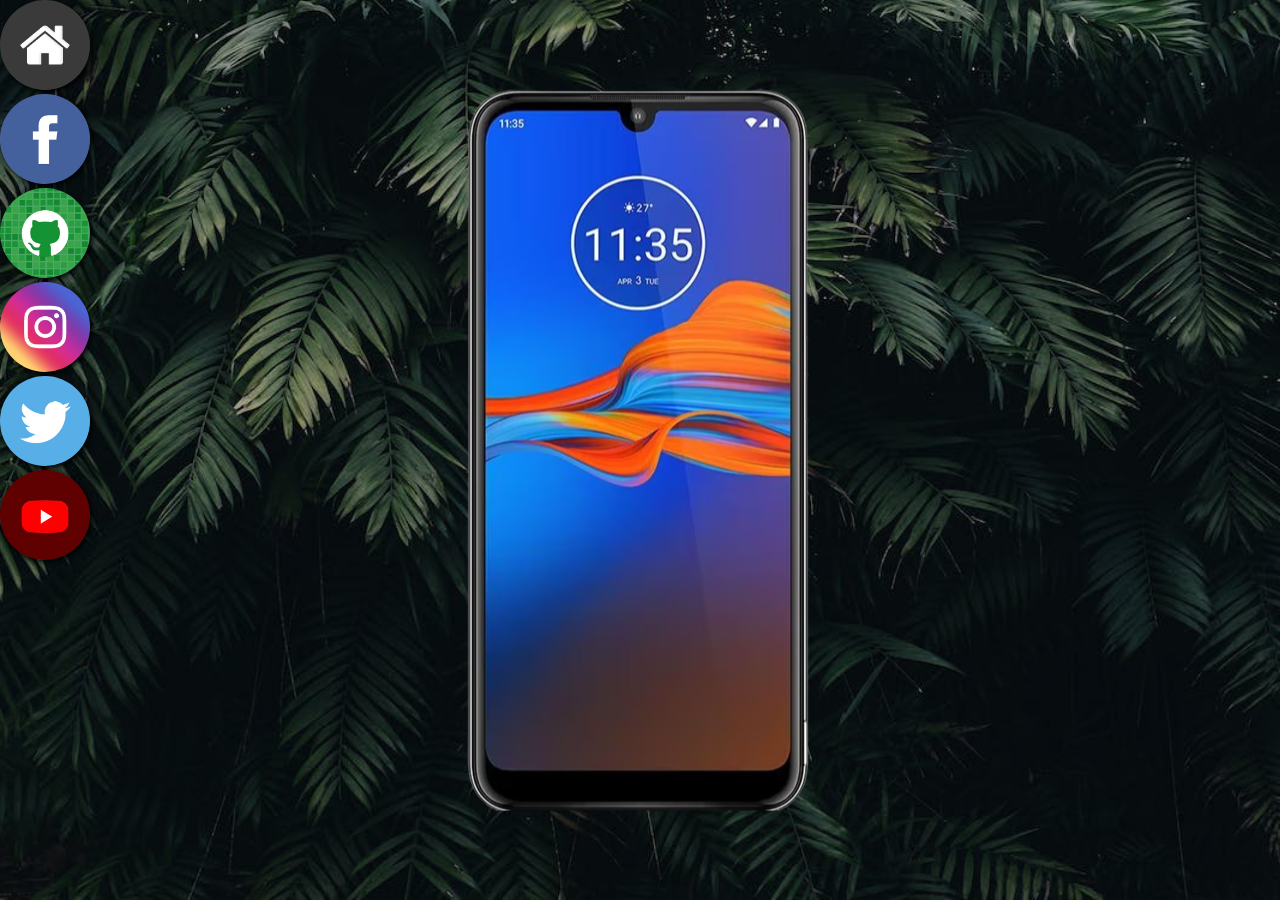
<file: index.html>
<!DOCTYPE html>
<html lang="pt-br">
<head>
    <meta charset="UTF-8">
    <meta name="viewport" content="width=device-width, initial-scale=1.0">
    <title>Index</title>
    <link rel="stylesheet" href="estilo/estilo.css">
    </head>
<body>
    <main>
        <section id="telefone">
            <iframe src="" name="tela" id="tela" frameborder="0"></iframe>
        </section>

        <section id="redes-sociais">
            <a href="home.html" target="tela"><img src="imagens/logo-home - Copia.jpg" alt="Home"></a><br>

            <a href="face.html" target="tela"><img src="imagens/logo-facebook - Copia.jpg" alt="Face"></a><br>

            <a href="github.html" target="tela"><img src="imagens/logo-github - Copia.jpg" alt="Github"></a><br>

            <a href="insta.html" target="tela"><img src="imagens/logo-instagram - Copia.jpg" alt="Instagram"></a><br>

            <a href="twitter.html" target="tela"><img src="imagens/logo-twitter.jpg" alt="Twitter"></a><br>

            <a href="youtube.html" target="tela"><img src="imagens/logo-youtube.jpg" alt="Youtube"></a><br>
        </section>

    </main>

</body>
</html>
</file>
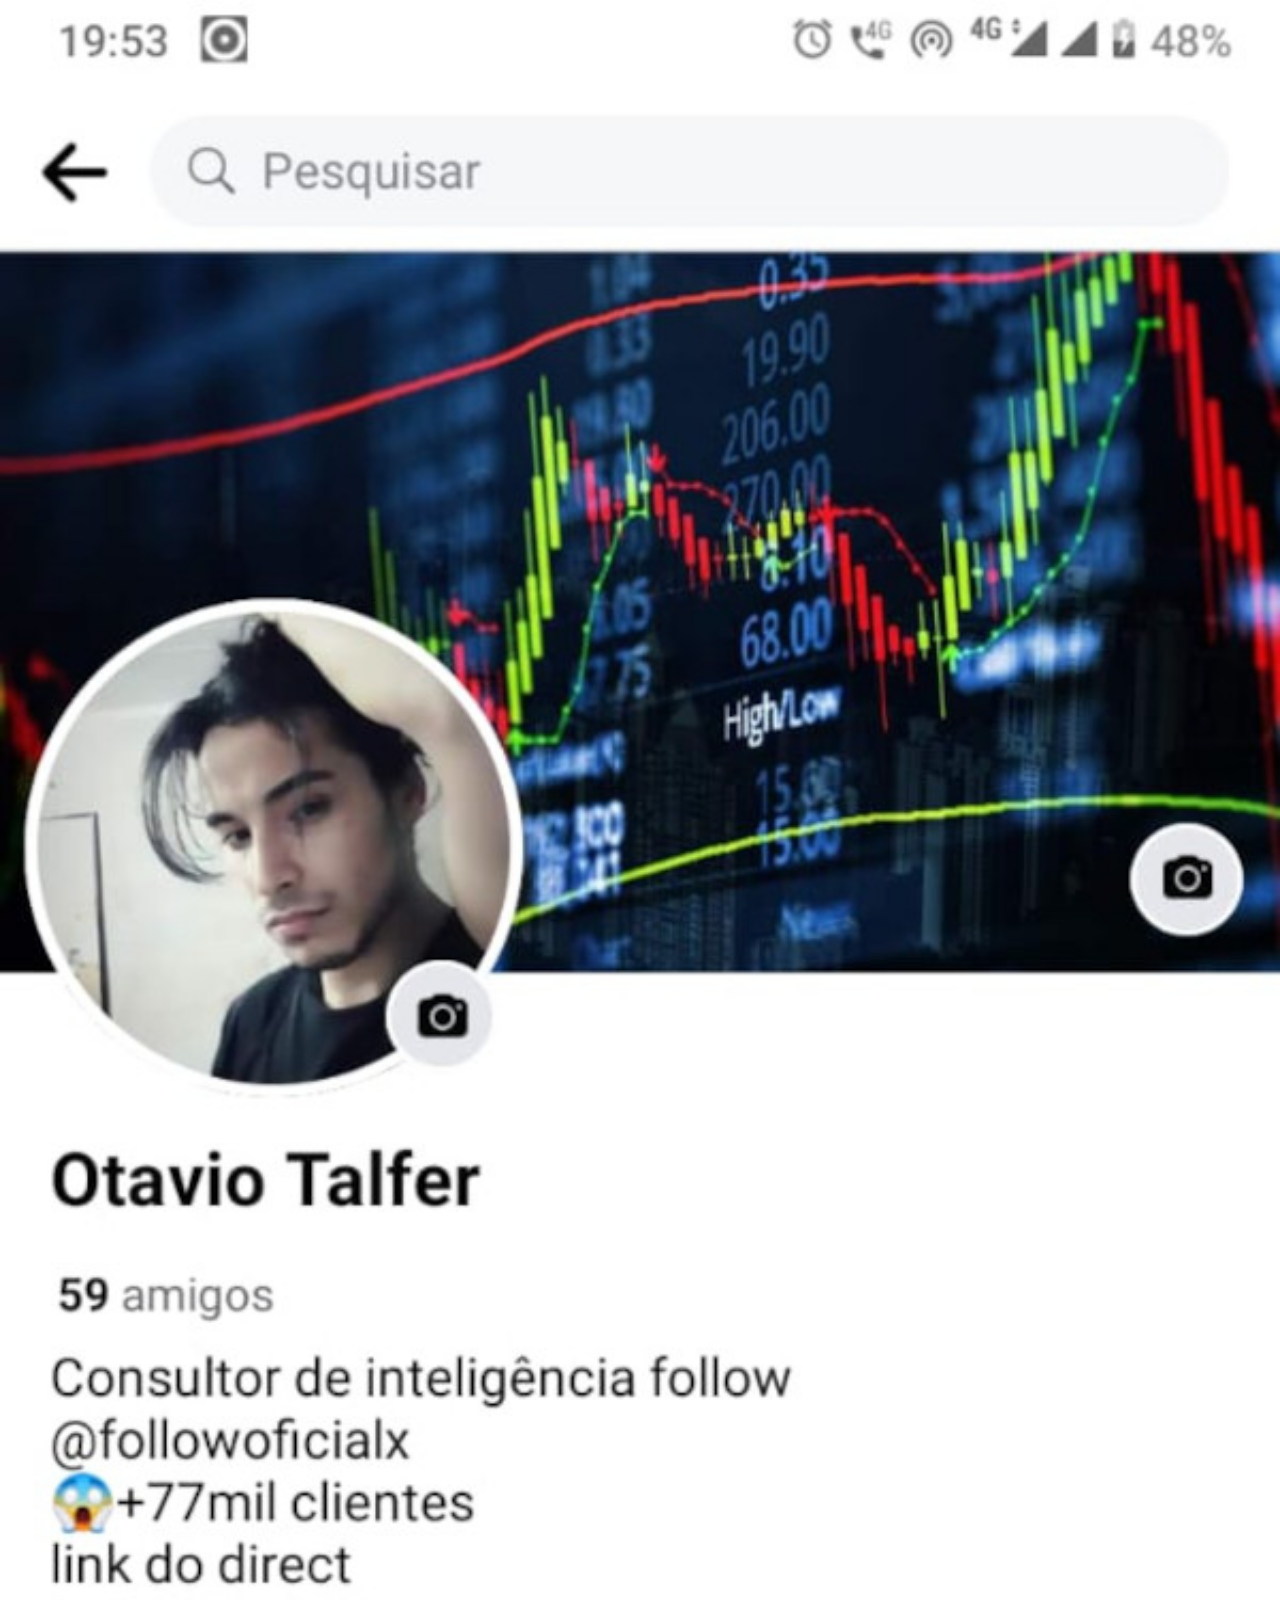
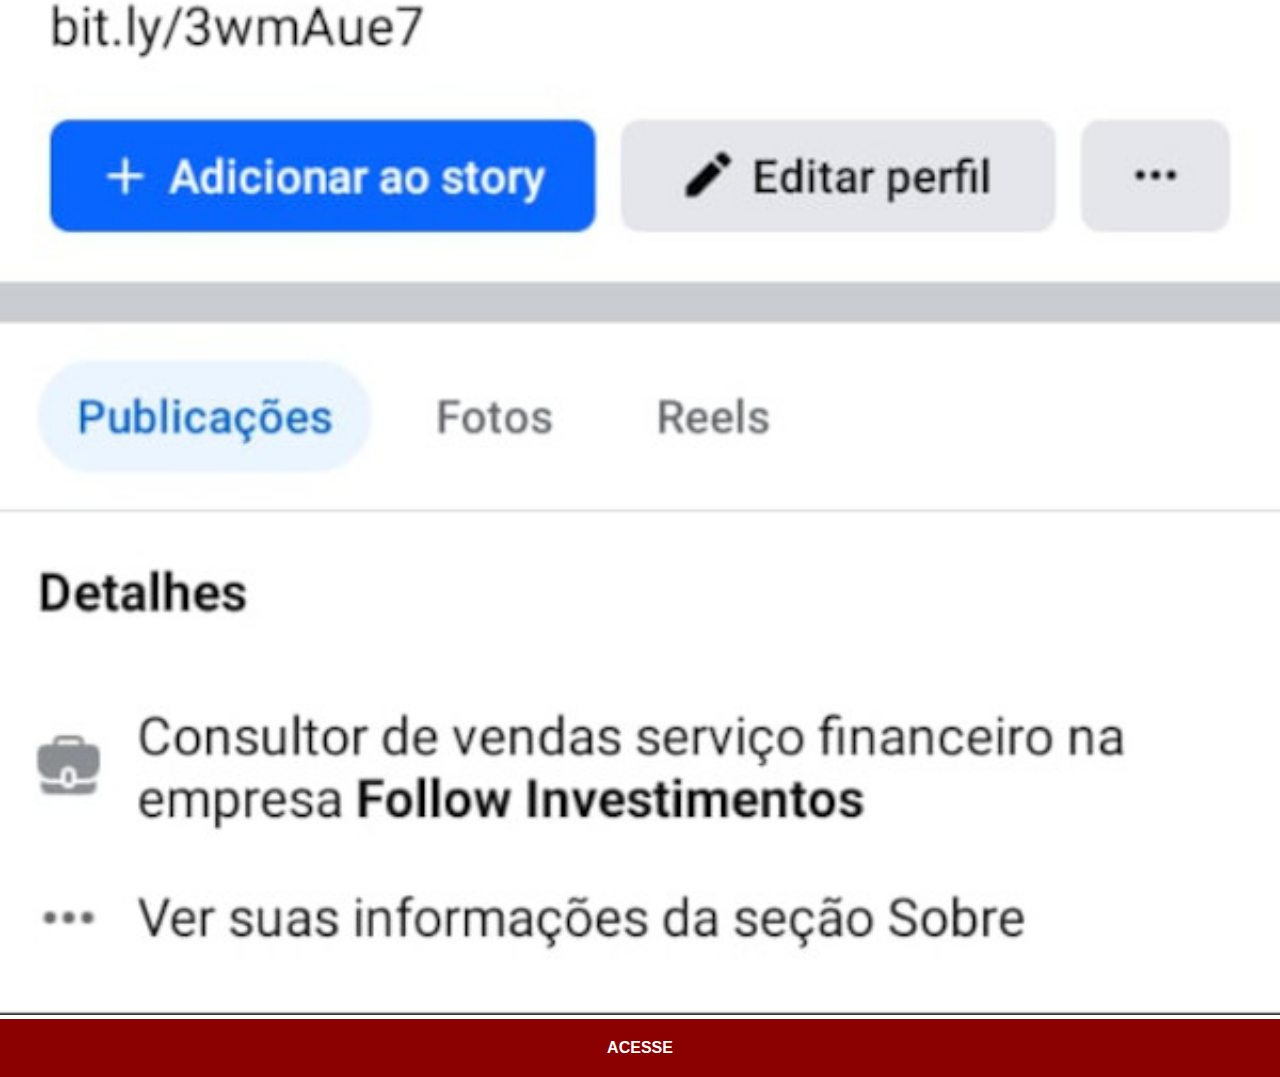
<file: face.html>
<!DOCTYPE html>
<html lang="pt-br">
<head>
    <meta charset="UTF-8">
    <meta name="viewport" content="width=device-width, initial-scale=1.0">
    <title>face</title>
    <link rel="stylesheet" href="estilo/social02.css">
</head>
<body>
    <img src="imagens/tela-face.jpg" alt="Face">
    <a href="#">ACESSE</a>
</body>
</html>
</file>
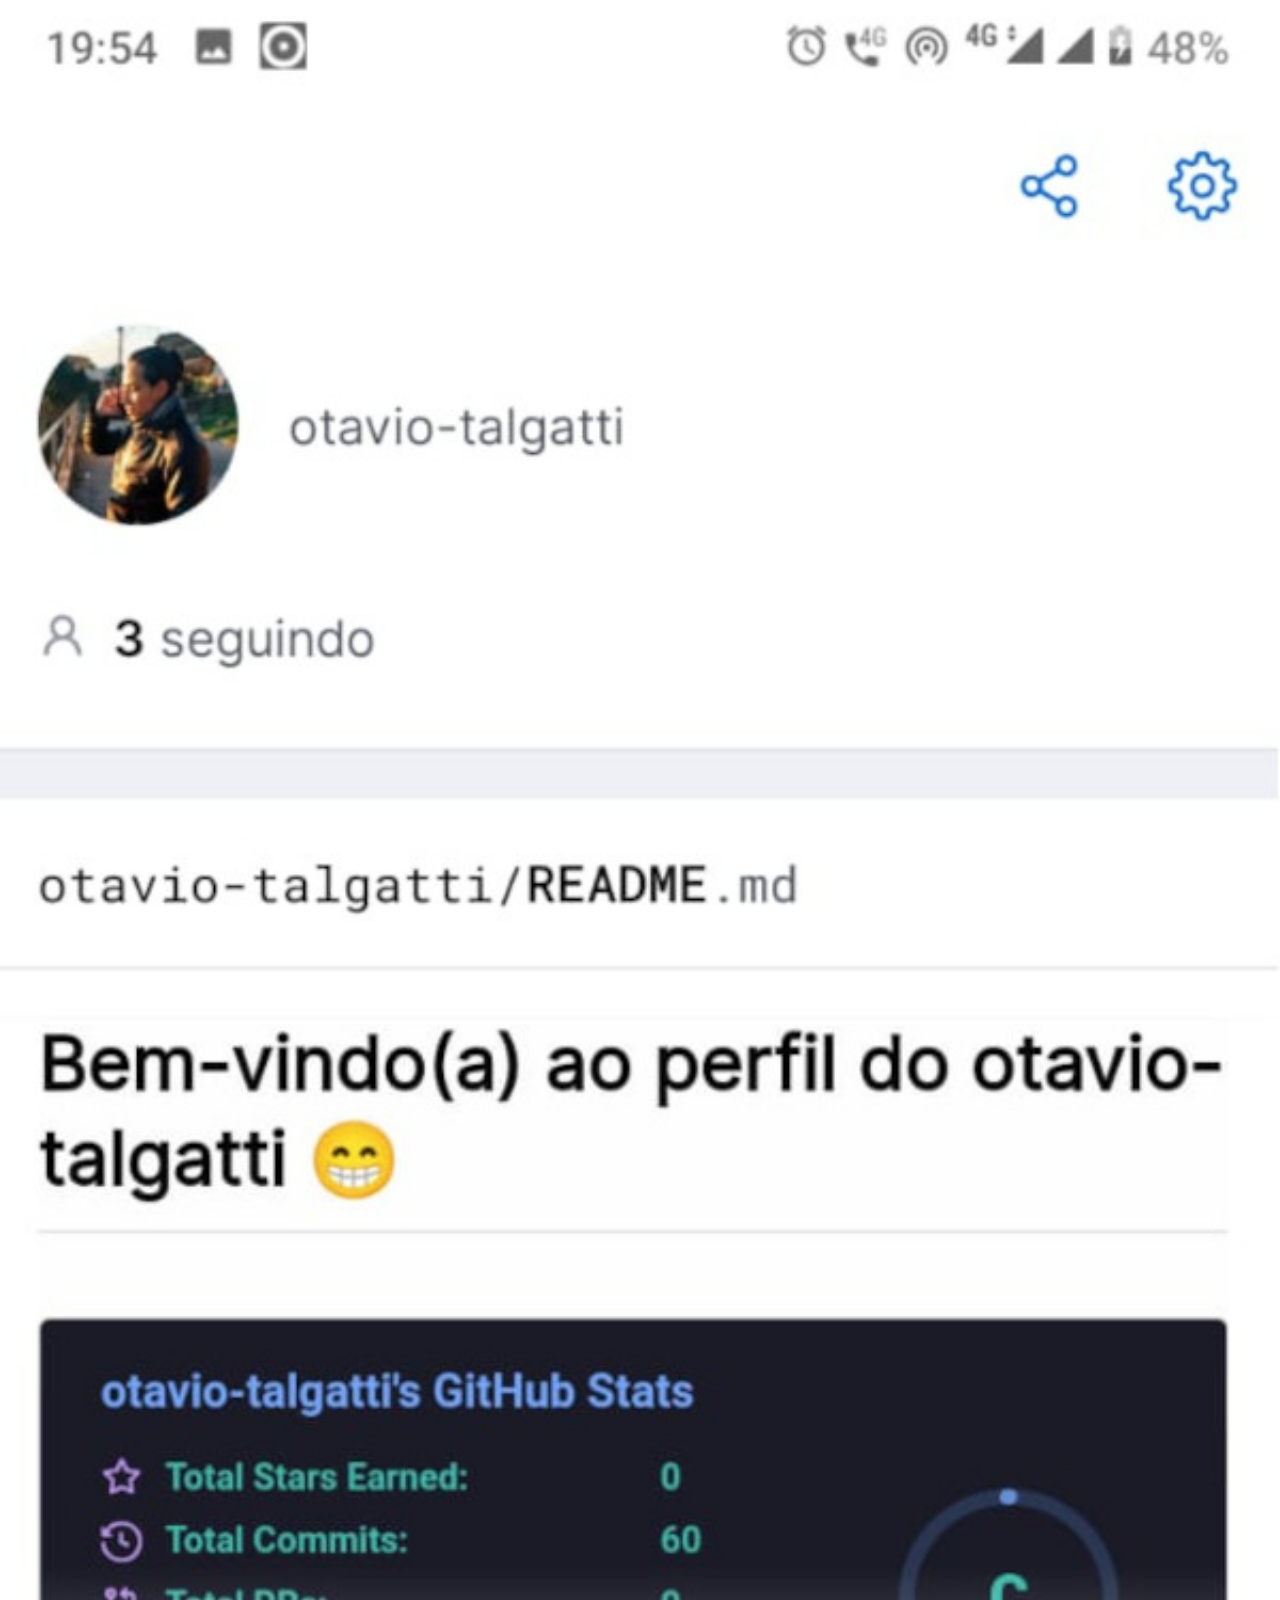
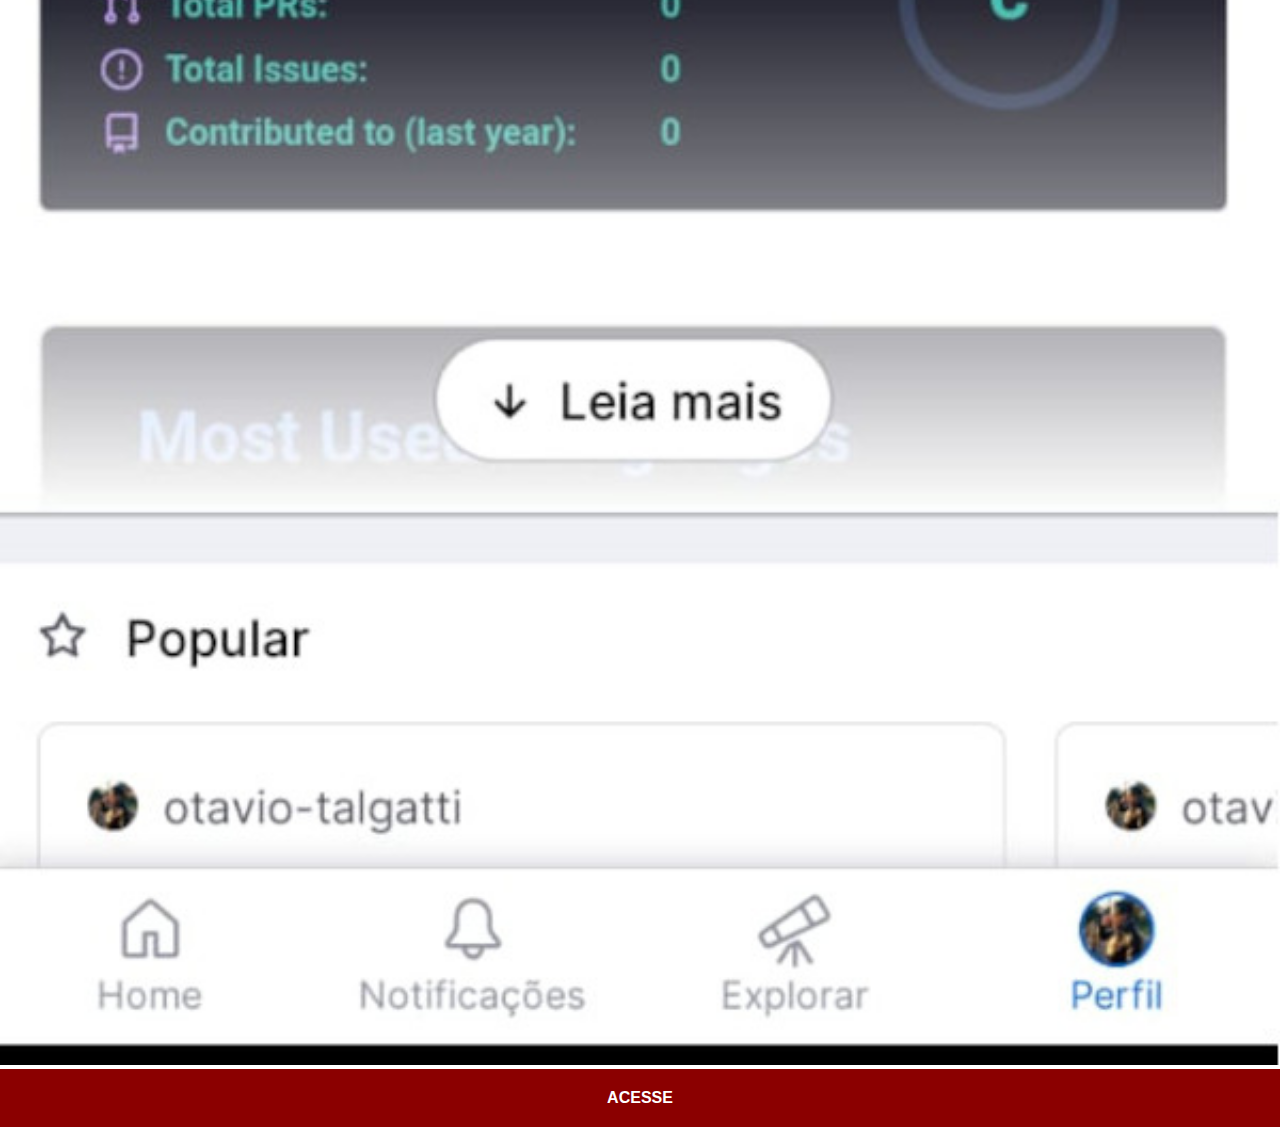
<file: github.html>
<!DOCTYPE html>
<html lang="pt-br">
<head>
    <meta charset="UTF-8">
    <meta name="viewport" content="width=device-width, initial-scale=1.0">
    <title>Github</title>
    <link rel="stylesheet" href="estilo/social02.css">
</head>
<body>
    <img src="imagens/tela-github.jpg" alt="Github">
    <a href="#">ACESSE</a>
</body>
</html>
</file>
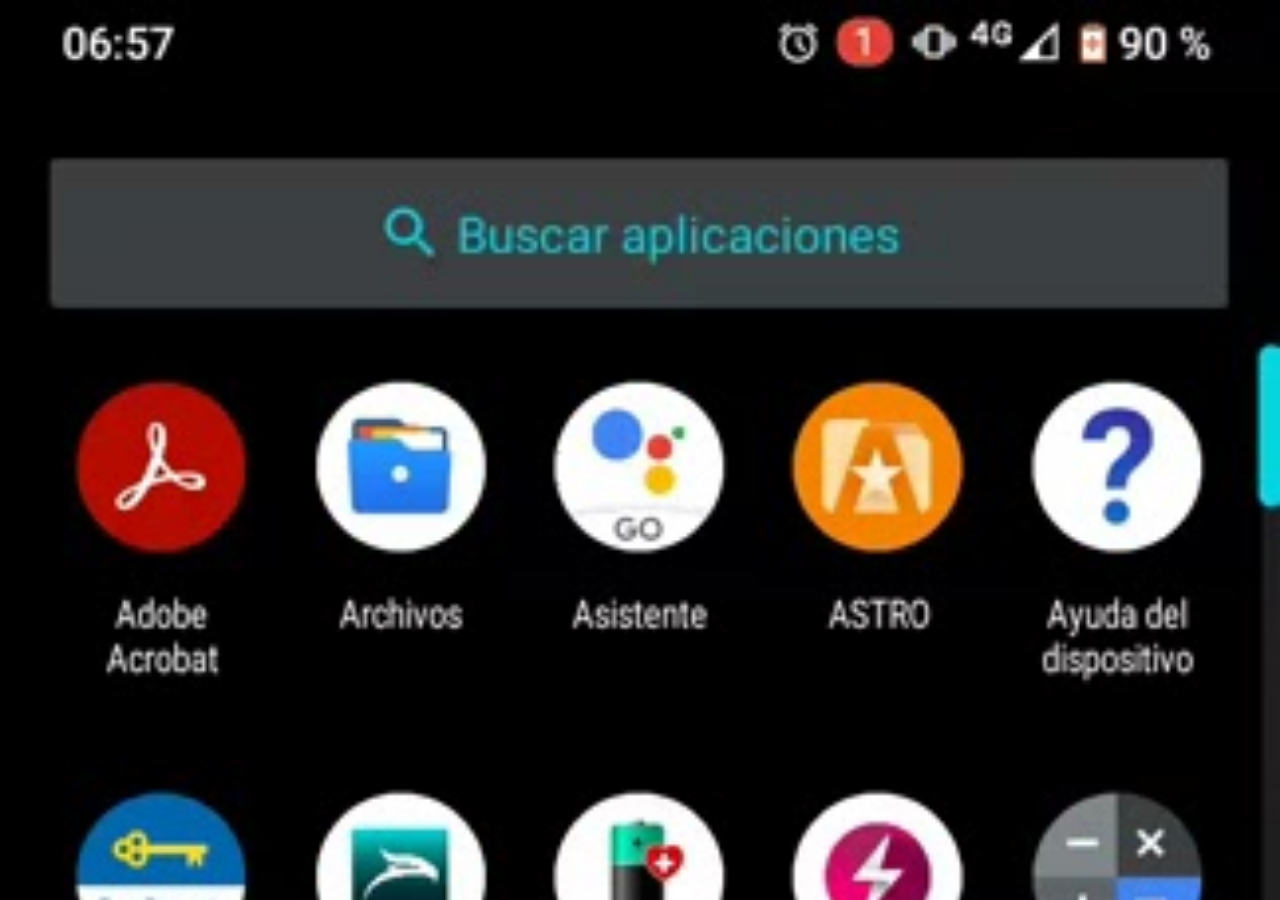
<file: home.html>
<!DOCTYPE html>
<html lang="pt-br">
<head>
    <meta charset="UTF-8">
    <meta name="viewport" content="width=device-width, initial-scale=1.0">
    <title>home</title>
    <style>
        * {
            margin: 0px;
            padding: 0px;
        }

        body {
            width: 100vw;
            height: 100vh;
            background: black url('imagens/menu.jpg') no-repeat top center;
            background-size: cover;
        }
    </style>
</head>
<body>
    
</body>
</html>
</file>
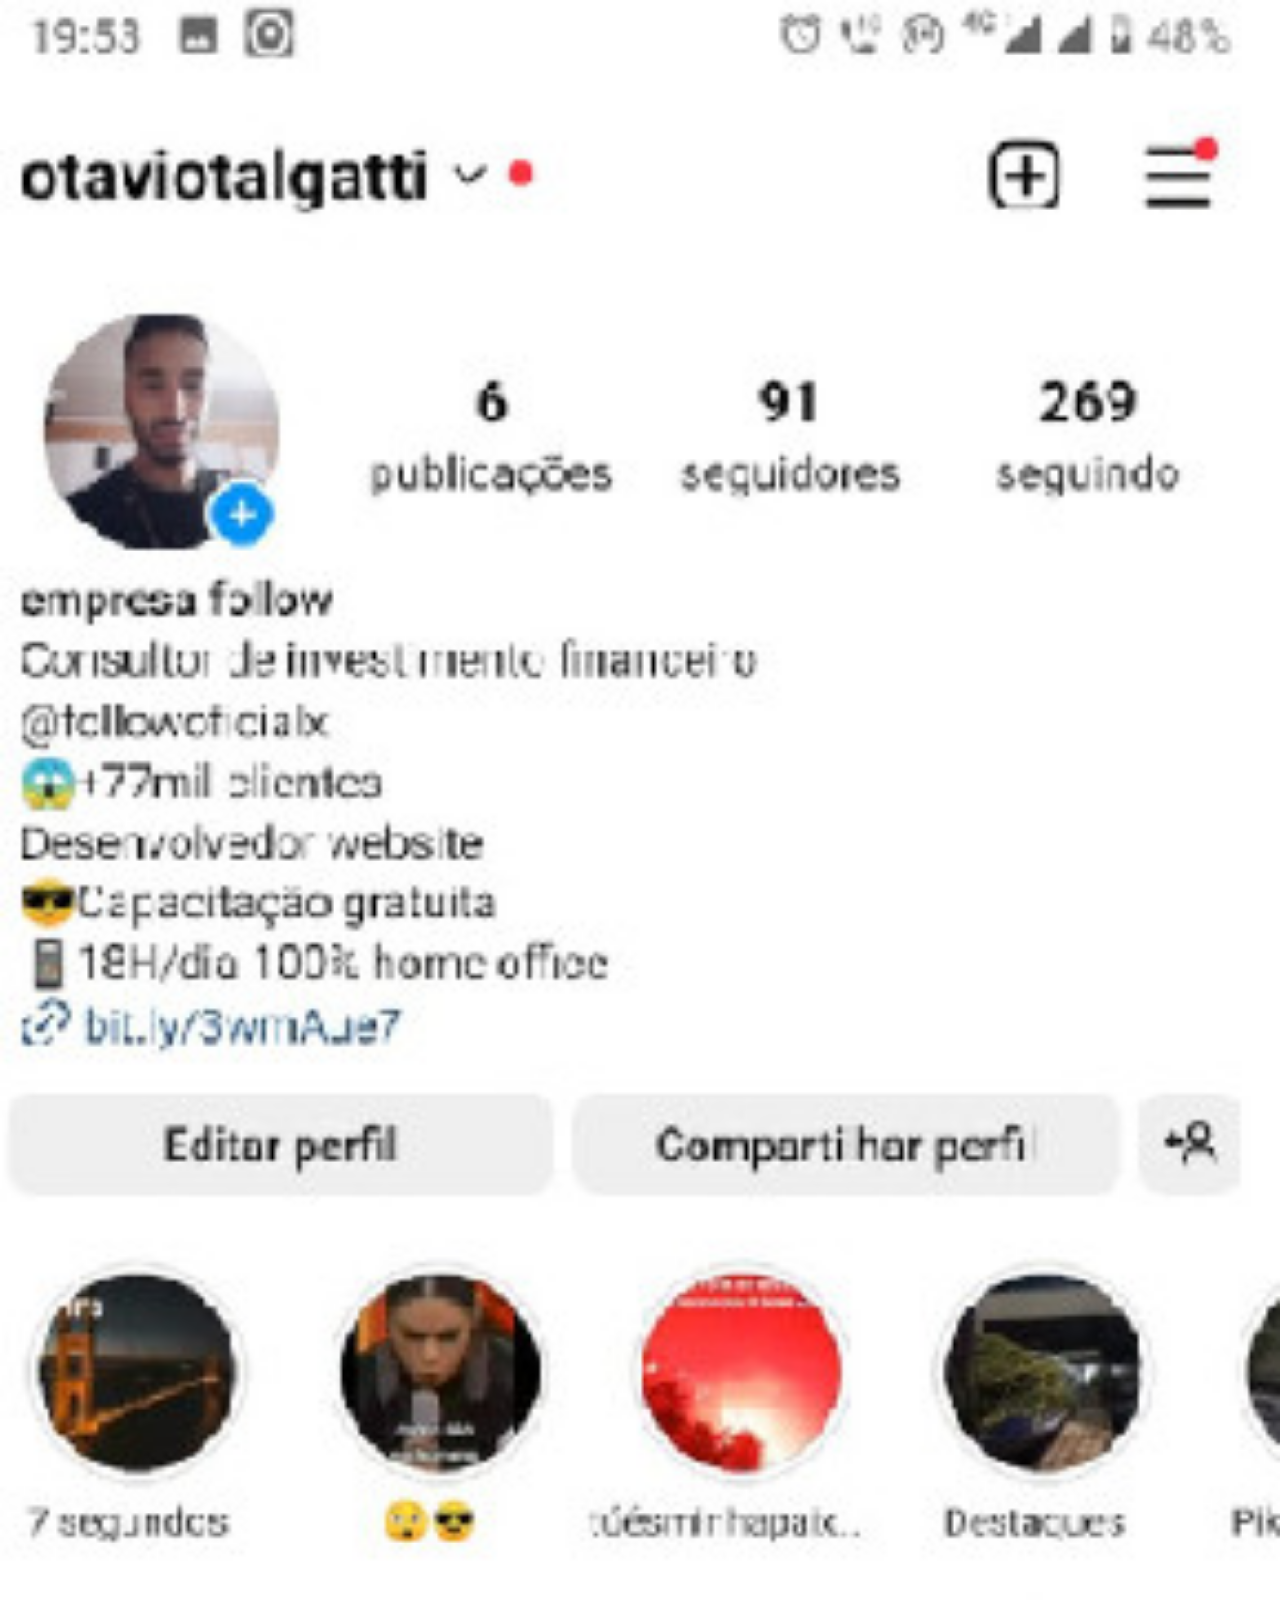
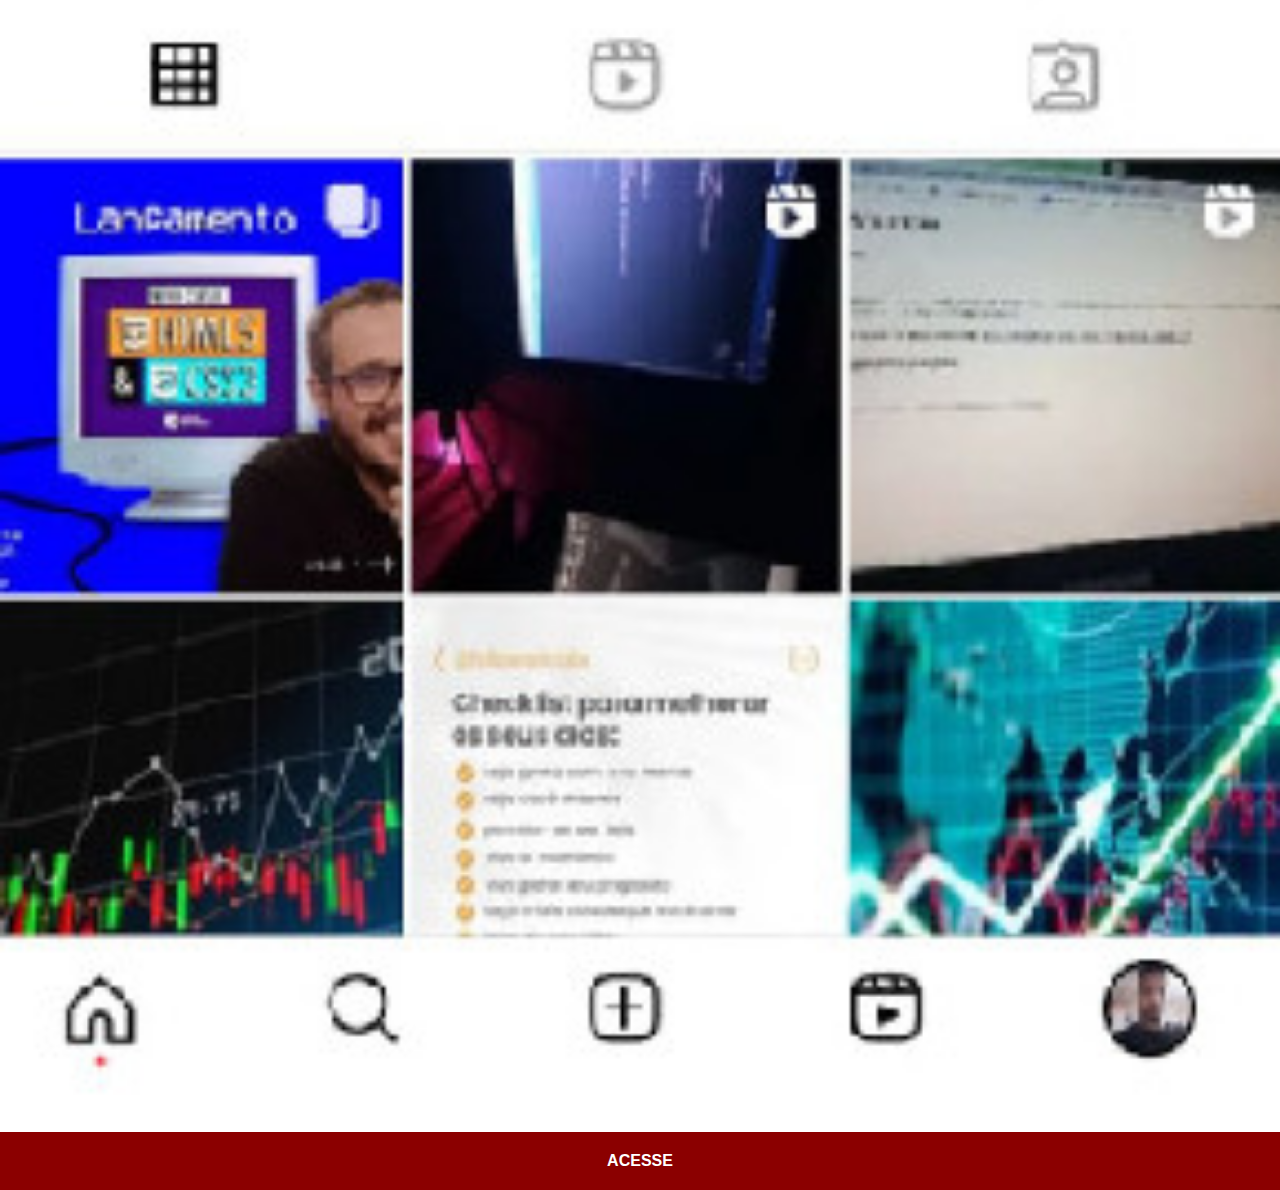
<file: insta.html>
<!DOCTYPE html>
<html lang="pt-br">
<head>
    <meta charset="UTF-8">
    <meta name="viewport" content="width=device-width, initial-scale=1.0">
    <title>Instagram</title>
    <link rel="stylesheet" href="estilo/social02.css">
</head>
<body>
    <img src="imagens/tela-insta.jpg" alt="Instagram">
    <a href="#">ACESSE</a>
</body>
</html>
</file>
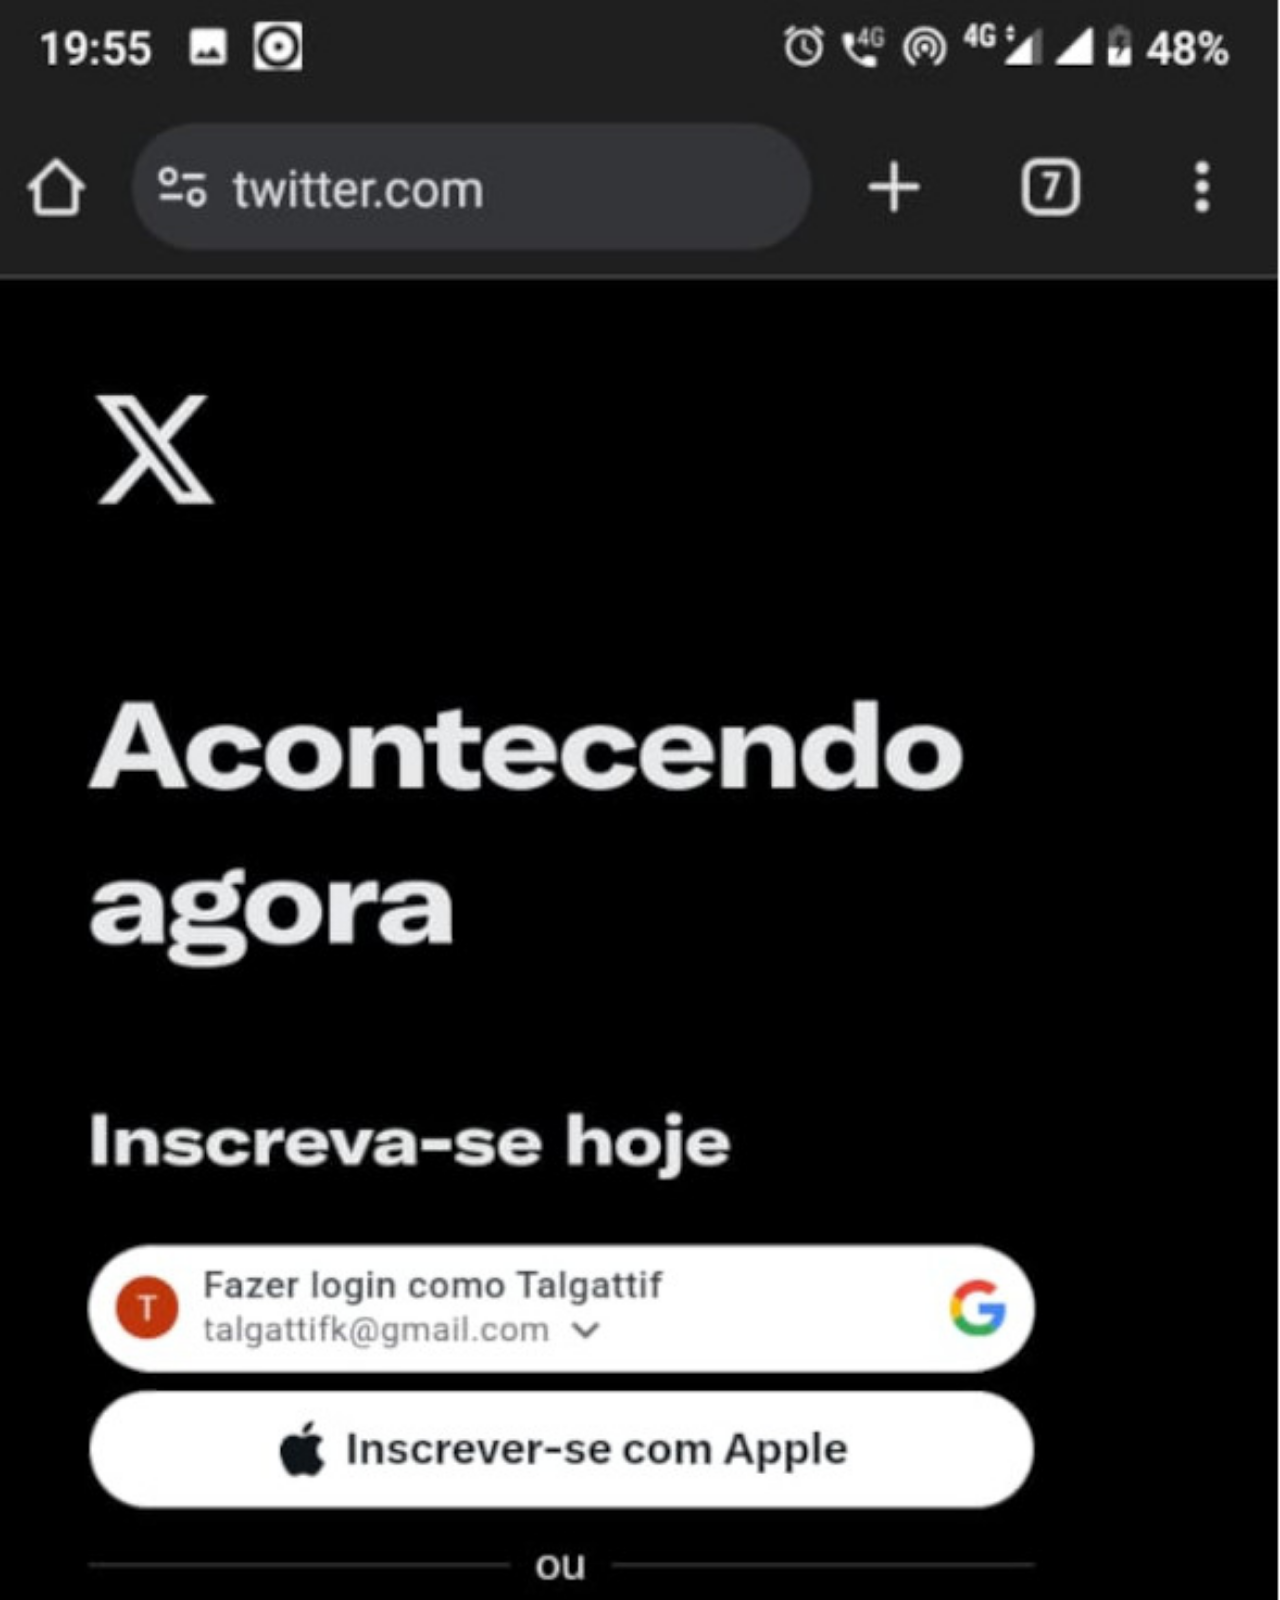
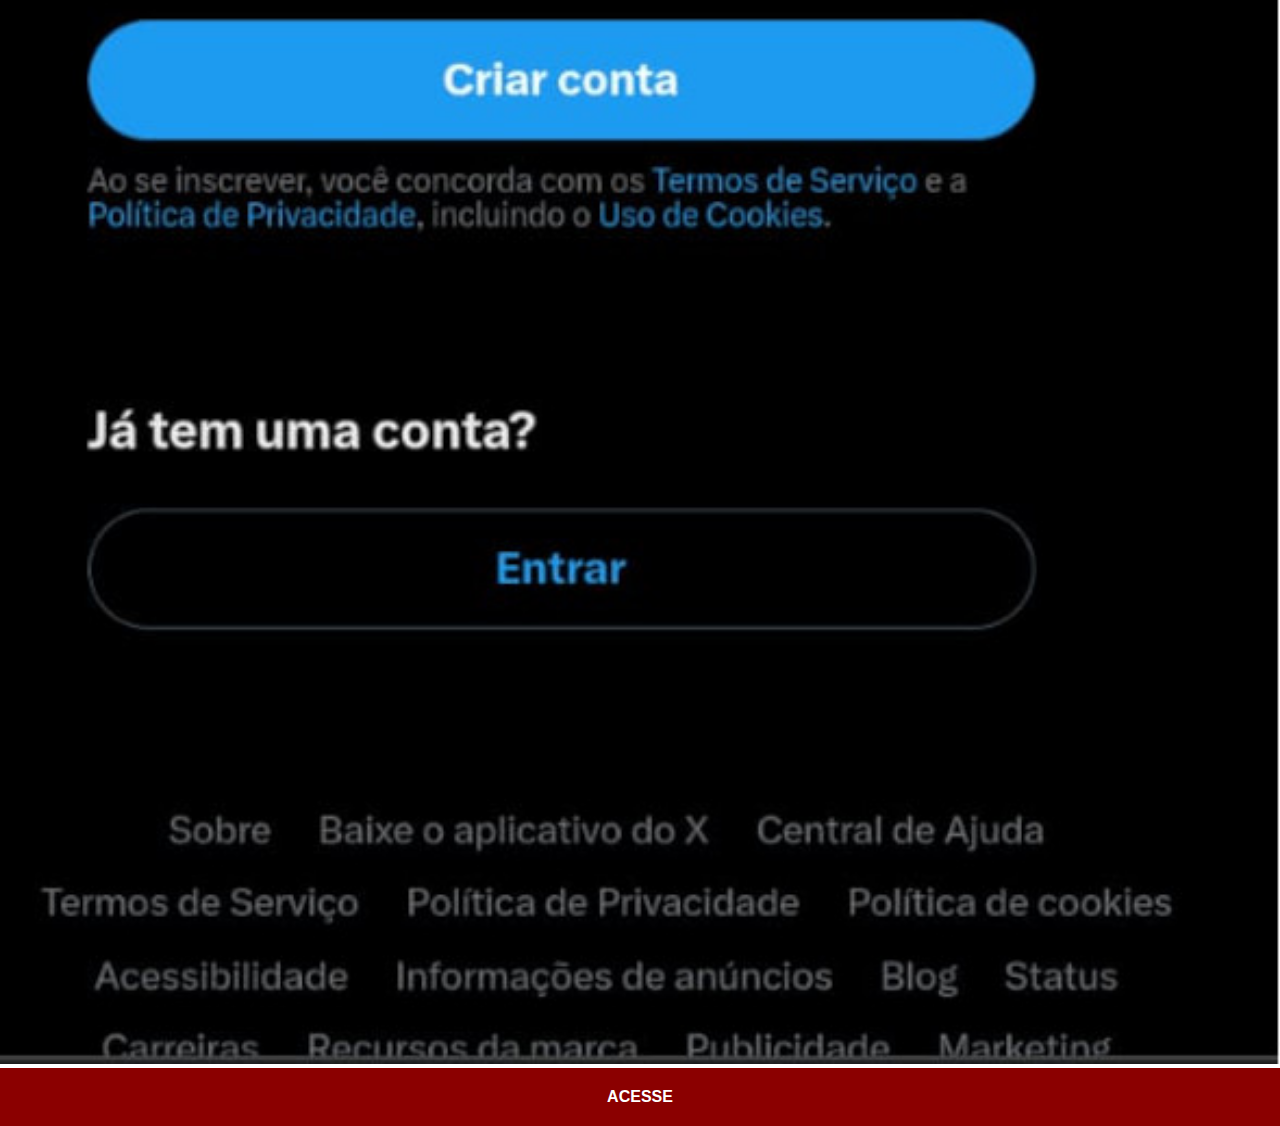
<file: twitter.html>
<!DOCTYPE html>
<html lang="pt-br">
<head>
    <meta charset="UTF-8">
    <meta name="viewport" content="width=device-width, initial-scale=1.0">
    <title>Twitter</title>
    <link rel="stylesheet" href="estilo/social02.css">
</head>
<body>
    <img src="imagens/tela-twitter.jpg" alt="Twitter">
    <a href="#">ACESSE</a>
</body>
</html>
</file>
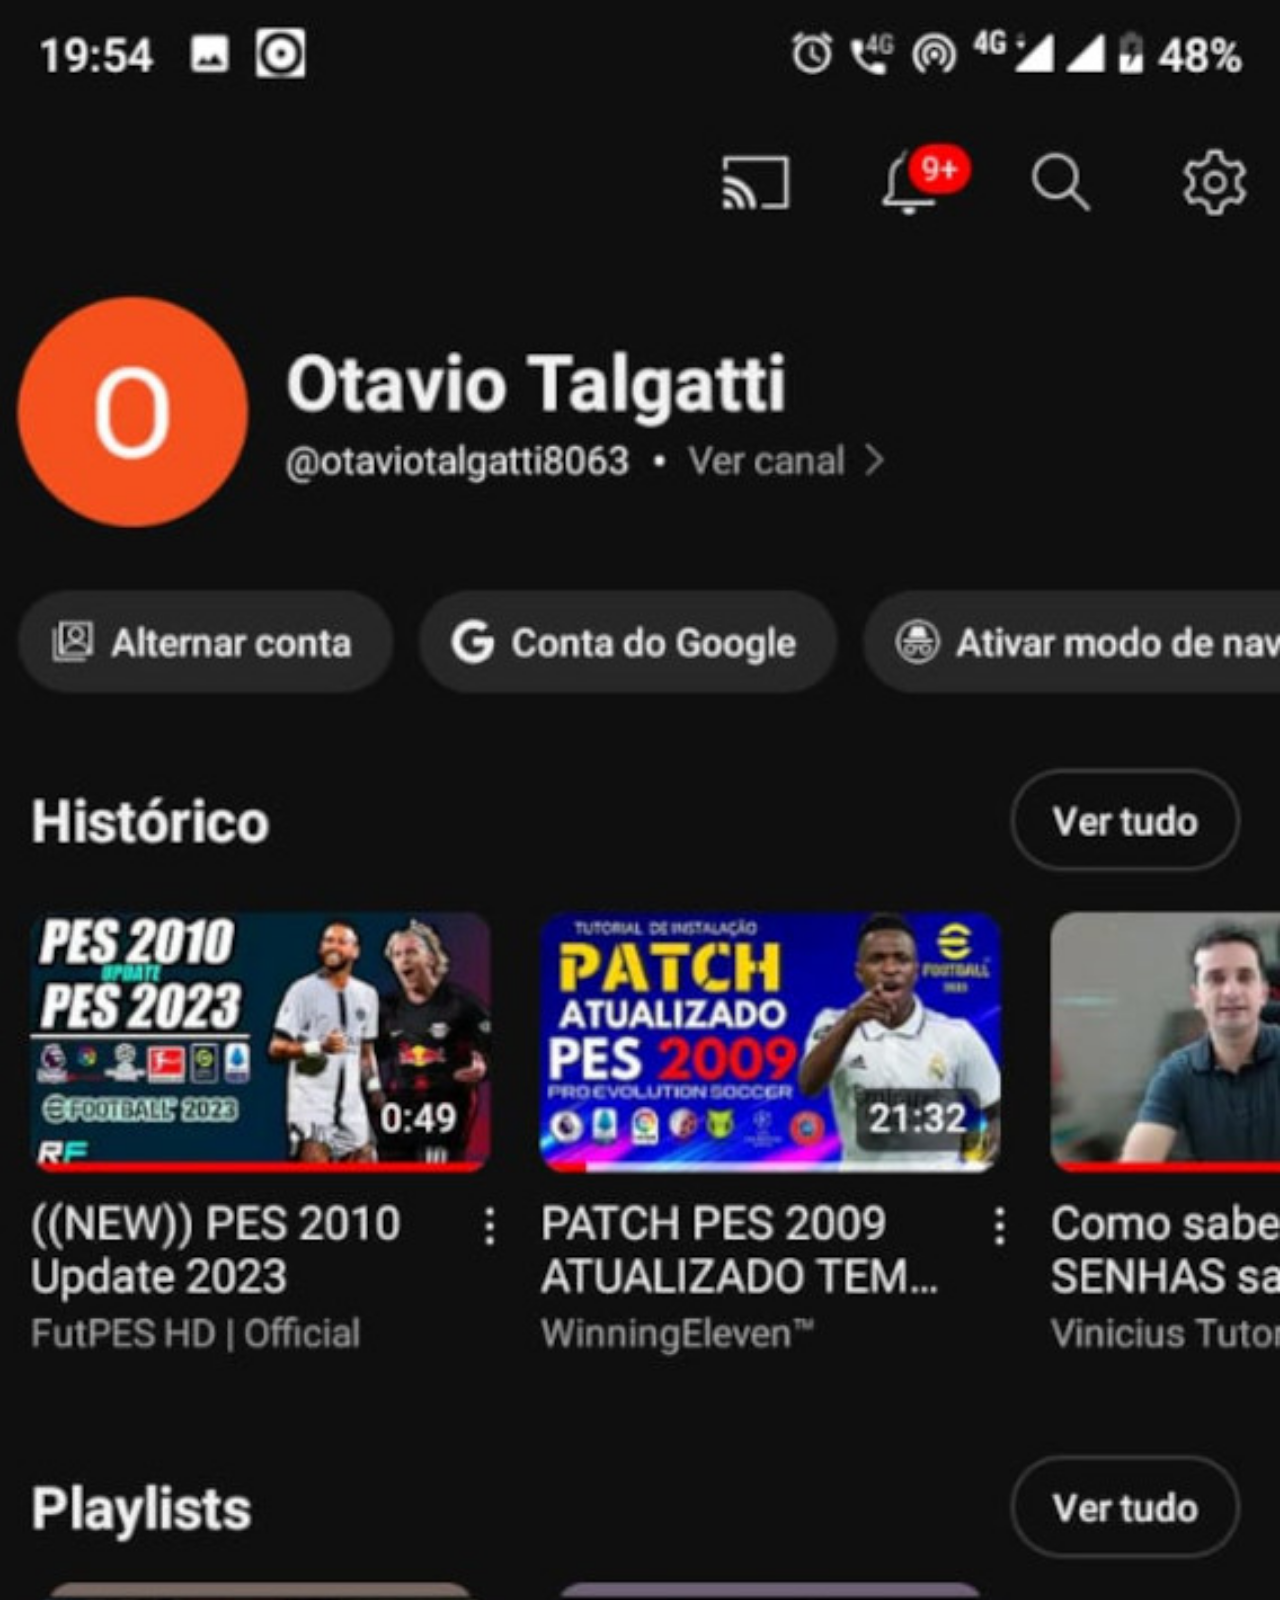
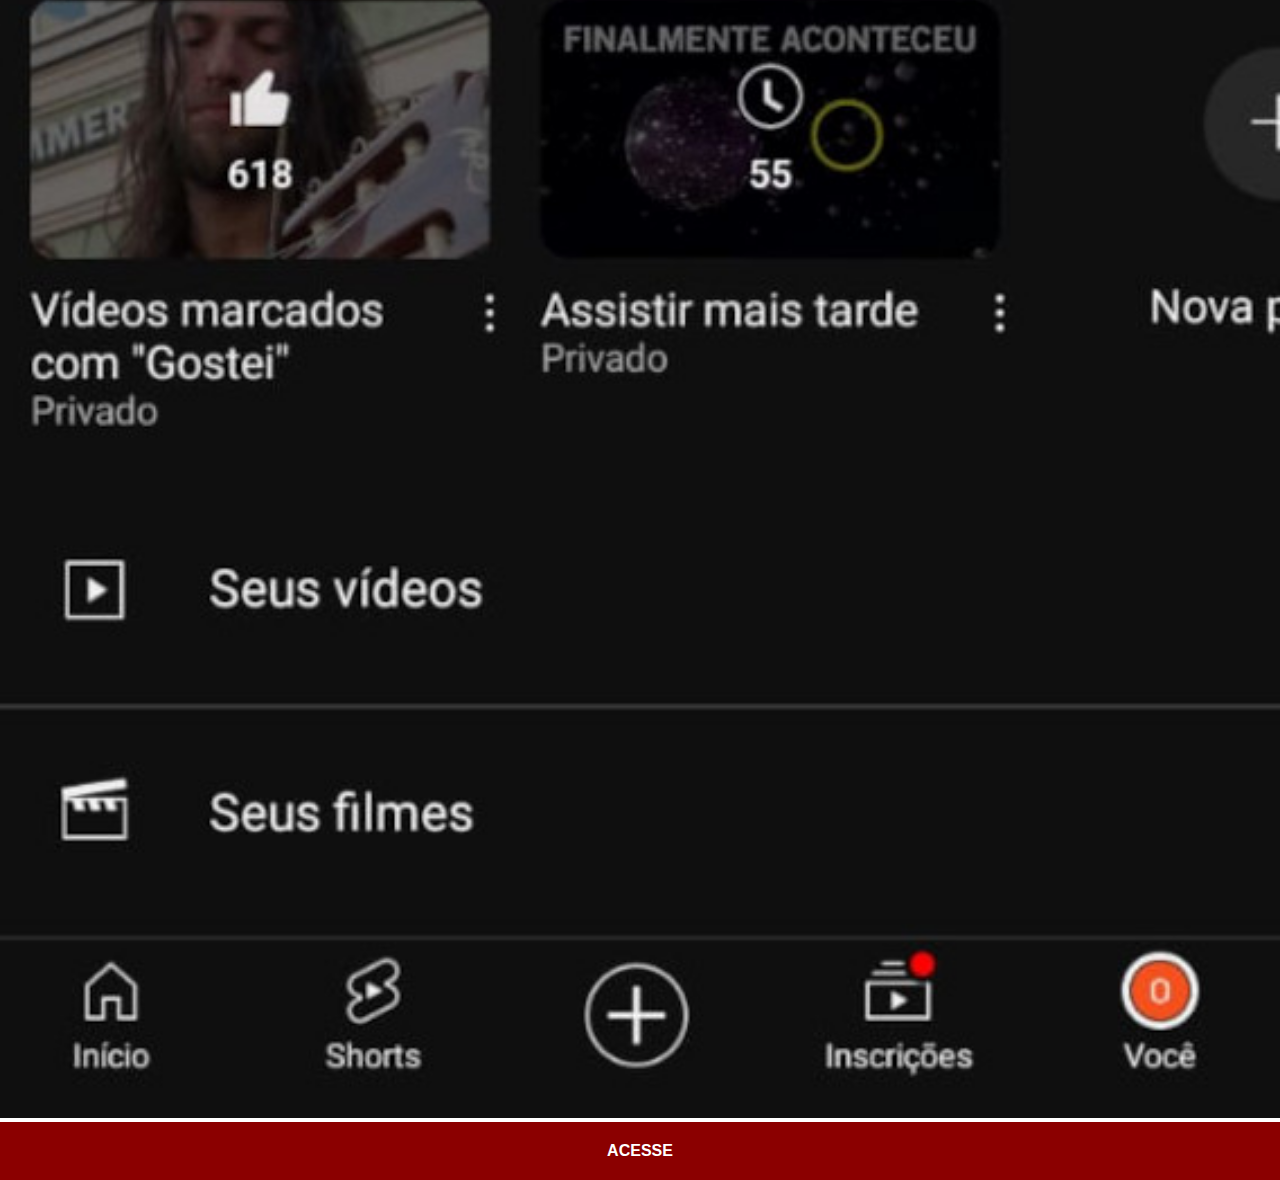
<file: youtube.html>
<!DOCTYPE html>
<html lang="pt-br">
<head>
    <meta charset="UTF-8">
    <meta name="viewport" content="width=device-width, initial-scale=1.0">
    <title>Youtube</title>
    <link rel="stylesheet" href="estilo/social02.css">
</head>
<body>
    <img src="imagens/tela-youtube.jpg" alt="Youtube">
    <a href="#">ACESSE</a>
</body>
</html>
</file>
<file: estilo/estilo.css>
@charset "UTF-8";

* {
    margin: 0px;
    padding: 0px;
    font-family: Arial, Helvetica, sans-serif;
}

html, body {
    height: 100%vh;
    width: 100%vw;
    background-color: black;
}

body {
    background: url('../imagens/pexels-photo-1072179.jpeg') no-repeat top center;
    background-size: cover;
    background-attachment: fixed;
}

main {
    position: relative;
    height: 100vh;
}

section#telefone {
    position: absolute;
    top: 50%;
    left: 50%;
    transform: translate(-50%, -50%);

    height: 721px;
    width: 346px;
    background: url('../imagens/moto_e_6_plus-removebg-preview.png');
    background-attachment: fixed;
}

iframe#tela {
    position: relative;
    top: 21px;
    left: 18px;
    width: 308px;
    height: 670px;
    border-radius: 4%;
    }

section#redes-sociais img {
    width: 90px;
    height: 90px;
    border-radius: 50%;
    box-shadow: 2px 2px 5px rgba(0, 0, 0, 400);
}

section#redes-sociais img:hover {
    border: 2px solid rgba(255, 255, 255, 0.637);
    transform: translate(-3px, -3px);
    box-shadow: 5px 5px 10px rgba(0, 0, 0, 0.623);
    transition: transform .3s, border 1s;
}
</file>
<file: estilo/social02.css>
@charset "UTF-8";

* {
    margin: 0px;
    padding: 0px;
    font-family: Arial, Helvetica, sans-serif;
}

::-webkit-scrollbar {
    width: 0px;
    height: 0px;
}

img {
    width: 100vw;
}

a {
    display: block;
    background-color: darkred;
    color: white;
    padding: 20px;
    text-align: center;
    font-weight: bolder;
    text-decoration: none;
}


a:hover {
    background-color: rgba(46, 9, 58, 0.39);
}
</file>
